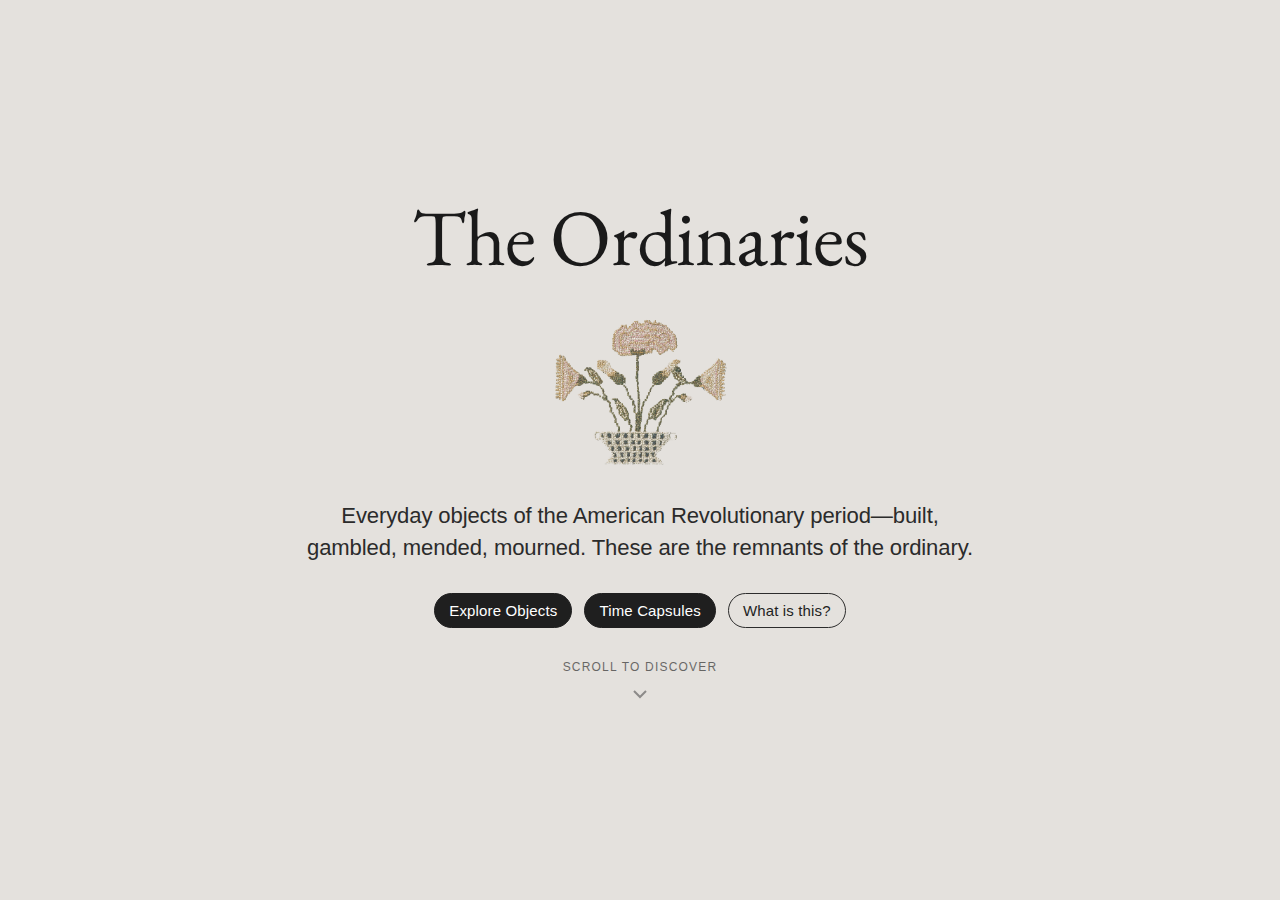
<file: index.html>
<!doctype html>
<html lang="en">
<head>
  <meta charset="utf-8" />
  <meta name="viewport" content="width=device-width, initial-scale=1" />
  <title>The Ordinaries</title>
  <link href="https://fonts.googleapis.com/css2?family=EB+Garamond:wght@500;700&display=swap" rel="stylesheet">
  <link rel="stylesheet" href="styles.css" />

  <!-- D3 for treemap -->
  <script src="https://d3js.org/d3.v7.min.js"></script>
</head>
<body>

  <!-- tooltip (kept outside scrollers so it can float everywhere) -->
  <div class="treemap-tooltip" id="treemap-tooltip" aria-hidden="true"></div>

  <!-- =========================
       SCROLL CONTAINER
       ========================= -->
  <div id="scrollContainer" class="prelude-scrolly-container">
    <div class="scrolly-track">

      <!-- sticky viewport that stays put while the track scrolls -->
      <div class="scrolly-viewport">
        <!-- background layer the JS toggles between plain and grid -->
        <div id="viewportBg" class="viewport-bg"></div>

        <!-- ===== HERO ===== -->
        <section class="hero-landing" id="heroSection" aria-label="Hero">
          <div class="hero-inner">
            <div class="hero-title-row">
              <h1 class="hero-title">The Ordinaries</h1>
              <div class="hero-image-wrap">
                <img src="assets/ordinaries.png" alt="Embroidered flowers" style="max-width:70%;margin:.5rem auto 1rem;opacity:.75">
              </div>
            </div>

            <p class="hero-subtitle">
              Everyday objects of the American Revolutionary period—built, gambled, mended, mourned.
              These are the remnants of the ordinary.
            </p>

            <!-- grouping all hero action buttons -->
            <div class="hero-actions">
              <button class="btn btn-dark" id="heroBtnObjects">Explore Objects</button>
              <a href="time-capsules.html" class="btn btn-dark" id="heroBtnTimeCapsules">Time Capsules</a>
              <button id="aboutBtn" class="btn btn-outline">What is this?</button>
            </div>

            <!-- scroll down indicator that takes you to first scene -->
            <button class="scroll-indicator" id="scrollIndicator" aria-label="Scroll to begin">
              <span class="scroll-text">Scroll to discover</span>
              <svg width="24" height="24" viewBox="0 0 24 24" fill="none" stroke="#525252" stroke-width="2" aria-hidden="true">
                <polyline points="6 9 12 15 18 9"></polyline>
              </svg>
            </button>
          </div>
        </section>

        <!-- Modal -->
<div id="aboutModal" class="modal" role="dialog" aria-modal="true"
     aria-labelledby="about-title" aria-describedby="about-desc" hidden>
  <div class="modal-backdrop" data-close></div>

  <div class="modal-card" role="document">
    <button class="modal-close" aria-label="Close" data-close>×</button>

    <div class="modal-body">
      <div class="modal-text">
        <h2 id="about-title">About this project</h2>
        <p id="about-desc"><em>The Ordinaries</em> examines the American Revolutionary era (1765–1783)
          through the material traces of everyday life, drawing on objects from the Smithsonian’s
          collections — from cooking pots and card games to stitched samplers and nursing bottles.</p>

        <div class="footer-meta">
          <span class="data-badge">
            Data source: <a href="https://www.si.edu/openaccess" target="_blank" rel="noopener">Smithsonian Open Access</a>
          </span>
        </div>
      </div>

      <figure class="modal-figure" aria-hidden="true">
        <img src="assets/ordinaries.png" alt="" role="presentation">
      </figure>
    </div>
  </div>
</div>
        <!-- creating an empty div used as the anchor for the first scrolling step -->
        <div id="firstStepAnchor"></div>

        <!-- creating the container where js will inject all scroll steps dynamically -->
        <div id="stepsContainer" aria-live="polite"></div>
      </div><!-- closing the scrolly-viewport -->

    </div><!-- closing the scrolly track -->
  </div><!-- closing the scrollContainer -->
  <!-- defining the up-arrow button that brings the user back to the top (JS toggles visibility) -->
  <button class="sticky-up-arrow" id="upArrow" aria-label="Scroll to top">
    <svg width="32" height="32" viewBox="0 0 24 24" fill="none" stroke="currentColor" stroke-width="2" aria-hidden="true">
      <polyline points="18 15 12 9 6 15"></polyline>
    </svg>
  </button>

  <!-- loading main javascript files after all html to ensure proper initialization -->
  <script src="app.js"></script>
  <script src="treemap.js"></script>
</body>
</html>
</file>
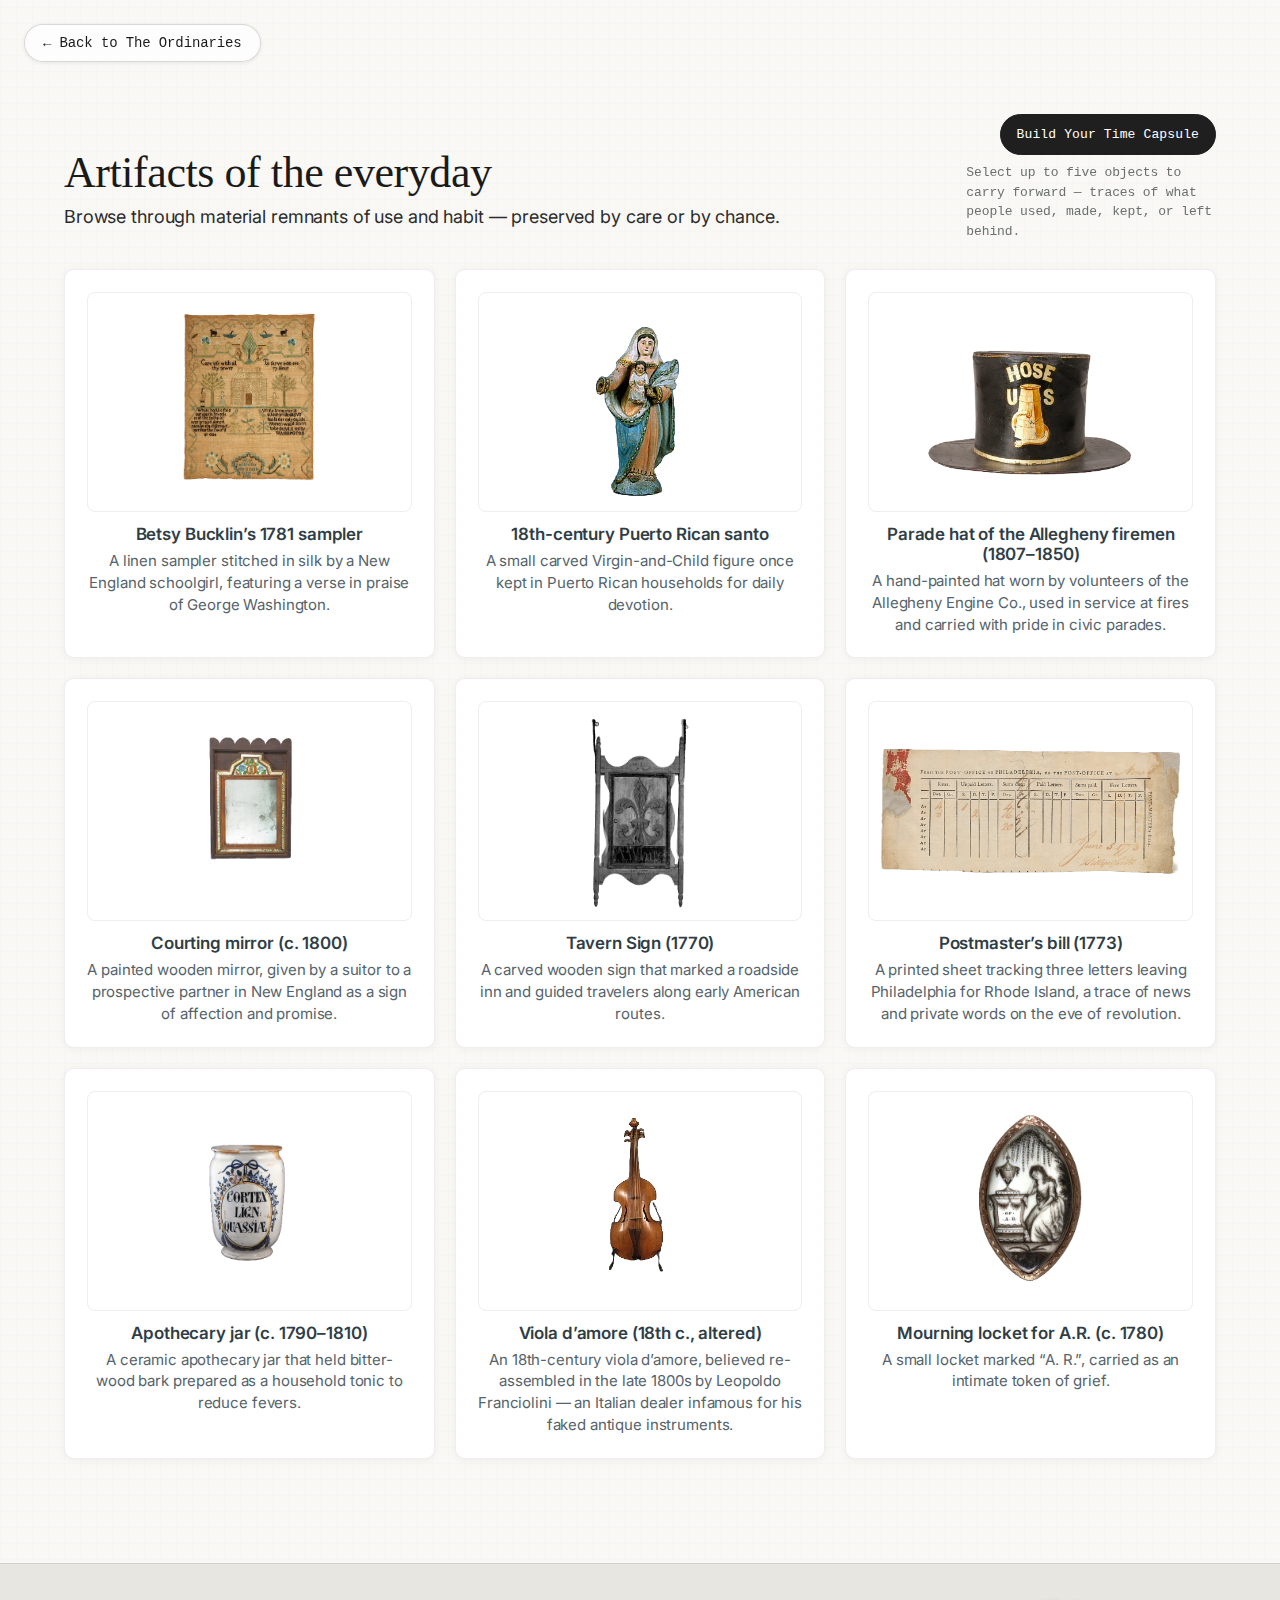
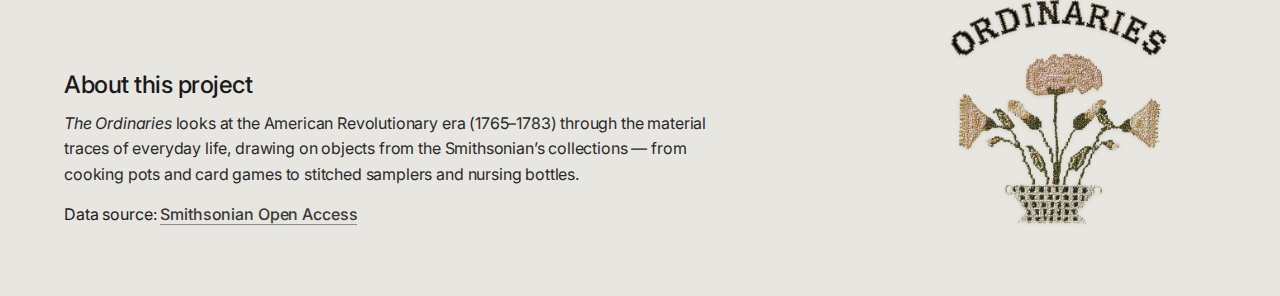
<file: time-capsules.html>
<!DOCTYPE html>
<html lang="en">
<head>
  <meta charset="utf-8" />
  <title>Time Capsule</title>
  <meta name="viewport" content="width=device-width, initial-scale=1" />
  <!-- Fonts (optional) -->
  <link href="https://fonts.googleapis.com/css2?family=Inter:wght@400;500;600;700&family=PT+Mono&display=swap" rel="stylesheet">
<link rel="stylesheet" href="styles.css">      <!-- main site styles (has footer) -->
<link rel="stylesheet" href="capsule.css">     <!-- time capsules page styles -->
  <!-- Load JS with defer so it runs after HTML is parsed -->
  <script src="./capsule.js" defer></script>
</head>
<header class="capsule-nav">
  <a class="nav-back" href="index.html">← Back to The Ordinaries</a>
</header>
<body>
  <div id="capsule-after-divider" aria-hidden="true"></div>

  <main class="viz-wrap">
    <section class="capsule-area" id="capsule-section">
      <div class="capsule-header-top">
        <div class="capsule-headings">
          <h2 class="section-title">Artifacts of the everyday</h2>
          <p class="capsule-subtitle">Browse through material remnants of use and habit — preserved by care or by chance.</p>
        </div>

        <div class="capsule-cta">
        <button type="button" class="btn capsule-start-btn" id="start-capsule-btn">
          Build Your Time Capsule
        </button>
          <p id="capsule-hint" class="capsule-hint">
            Select up to five objects to carry forward — traces of what people used, made, kept, or left behind.
          </p>
        </div>
      </div>

      <!-- Summary (hidden until 5 items selected) -->
      <section id="capsule-output" class="capsule-summary" hidden>
        <div class="capsule-header">
          <div>
            <p class="capsule-eyebrow">Your Time Capsule</p>
            <h3>Remnants of a Life</h3>
          </div>
          <div class="capsule-actions">
            <button type="button" class="btn-ghost" id="start-over-btn">✕ Close</button>
            <button type="button" class="btn-ghost" id="share-capsule-btn">Share</button>
          </div>

        </div>

        <div class="capsule-selected"></div>
        <hr class="divider">
        <div class="capsule-row">
          <p class="capsule-label">COLOR PALETTE</p>
          <div class="swatches">
            <div class="swatch" style="background-color:#8B5A2B;"></div>
            <div class="swatch" style="background-color:#3B4E58;"></div>
            <div class="swatch" style="background-color:#A39171;"></div>
            <div class="swatch" style="background-color:#6D6D6D;"></div>
            <div class="swatch" style="background-color:#E0D6C1;"></div>
          </div>
        </div>
        <!-- Origins row -->
        <div class="capsule-row">
        <p class="capsule-label">ORIGINS</p>
        <div class="chips">
            <span class="chip">France</span>
            <span class="chip">United Kingdom</span>
        </div>
        </div>

        <!-- Materials row -->
        <div class="capsule-row">
        <p class="capsule-label">MAIN MATERIALS</p>
        <div class="chips">
            <span class="chip">Silver</span>
            <span class="chip">Silk</span>
            <span class="chip">Wood</span>
        </div>
        </div>

        <!-- Uses / Actions row -->
        <div class="capsule-row">
        <p class="capsule-label">WHAT WERE THESE OBJECTS USED FOR?</p>
        <div class="chips">
            <span class="chip">Dressing &amp; Accessorizing</span>
            <span class="chip">Fighting &amp; Hunting</span>
            <span class="chip">Reading, Writing &amp; Recording</span>
        </div>
        </div>

      </section>

      <!-- GRID: you must have cards inside this div -->
      <div id="capsule-grid" class="capsule-grid">
        <!-- Card 1 -->
        <div class="card">
          <label class="card-select"><input class="card-check" type="checkbox" /></label>
          <img src="./cards/sampler.png"
               alt="Betsy Bucklin’s 1781 needlework sampler from Providence, with a house, floral borders, and stitched verse.">
          <h4 class="card-title">
            <a href="https://collections.si.edu/search/detail/edanmdm:nmah_1341531" target="_blank" rel="noopener">
              Betsy Bucklin’s 1781 sampler
            </a>
          </h4>
          <p class="card-text">
            A linen sampler stitched in silk by a New England schoolgirl, featuring a verse in praise of George Washington.
          </p>
        </div>

        <!-- Card 2 -->
        <div class="card">
          <label class="card-select"><input class="card-check" type="checkbox" /></label>
          <img src="./cards/unidentified-virgen.png"
               alt="Small carved wooden Virgin-and-Child santo from 18th-century Puerto Rico.">
          <h4 class="card-title">
            <a href="https://collections.si.edu/search/detail/edanmdm:nmah_1317029" target="_blank" rel="noopener"
               aria-label="Wooden Virgin-and-Child santo (18th-century Puerto Rico)">
              18th-century Puerto Rican santo
            </a>
          </h4>
          <p class="card-text">
            A small carved Virgin-and-Child figure once kept in Puerto Rican households for daily devotion.
          </p>
        </div>

        <!-- Card 3 -->
        <div class="card">
          <label class="card-select"><input class="card-check" type="checkbox" /></label>
          <img src="./cards/fire-hat.png"
               alt="Early-19th-century pressed-felt stovepipe parade hat painted red with a fire-company emblem.">
          <h4 class="card-title">
            <a href="https://collections.si.edu/search/detail/edanmdm:nmah_1318715" target="_blank" rel="noopener"
               aria-label="Parade hat of the Allegheny volunteer firemen (1807-1850)">
              Parade hat of the Allegheny firemen (1807–1850)
            </a>
          </h4>
          <p class="card-text">
            A hand-painted hat worn by volunteers of the Allegheny Engine Co., used in service at fires and carried with pride in civic parades.
          </p>
        </div>

        <!-- Card 4 -->
        <div class="card">
          <label class="card-select"><input class="card-check" type="checkbox" /></label>
          <img src="./cards/courting-mirror.png"
               alt="Early-19th-century courting mirror with painted crest and rectangular glass.">
          <h4 class="card-title">
            <a href="https://collections.si.edu/search/detail/edanmdm:nmah_308141" target="_blank" rel="noopener"
               aria-label="Courting mirror, New England, c. 1800">
              Courting mirror (c. 1800)
            </a>
          </h4>
          <p class="card-text">
            A painted wooden mirror, given by a suitor to a prospective partner in New England as a sign of affection and promise.
          </p>
        </div>

        <!-- Card 5 -->
        <div class="card">
          <label class="card-select"><input class="card-check" type="checkbox" /></label>
          <img src="./cards/tavern-sign.png"
               alt="Carved and painted wooden tavern sign with a fleur-de-lis, framed for hanging.">
          <h4 class="card-title">
            <a href="https://collections.si.edu/search/detail/edanmdm:nmah_661987" target="_blank" rel="noopener"
               aria-label="Tavern Sign, carved and painted wood, c. 1770">
              Tavern Sign (1770)
            </a>
          </h4>
          <p class="card-text">
            A carved wooden sign that marked a roadside inn and guided travelers along early American routes.
          </p>
        </div>

        <!-- Card 6 -->
        <div class="card">
          <label class="card-select"><input class="card-check" type="checkbox" /></label>
          <img src="./cards/postal.png"
               alt="Printed 1773 postmaster’s bill from the Philadelphia Post Office with columns and ink annotations.">
          <h4 class="card-title">
            <a href="https://collections.si.edu/search/detail/edanmdm:npm_2025.2004.9" target="_blank" rel="noopener"
               aria-label="Postmaster’s bill from the Philadelphia post office (1773)">
              Postmaster’s bill (1773)
            </a>
          </h4>
          <p class="card-text">
            A printed sheet tracking three letters leaving Philadelphia for Rhode Island, a trace of news and private words on the eve of revolution.
          </p>
        </div>

        <!-- Card 7 -->
        <div class="card">
          <label class="card-select"><input class="card-check" type="checkbox" /></label>
          <img src="./cards/drug-jar.png"
               alt="Late-18th-century ceramic apothecary jar labeled for quassia bark.">
          <h4 class="card-title">
            <a href="https://collections.si.edu/search/detail/edanmdm:nmah_994542" target="_blank" rel="noopener"
               aria-label="Apothecary jar for quassia bark, about 1790–1810">
              Apothecary jar (c. 1790–1810)
            </a>
          </h4>
          <p class="card-text">
            A ceramic apothecary jar that held bitter-wood bark prepared as a household tonic to reduce fevers.
          </p>
        </div>

        <!-- Card 8 -->
        <div class="card">
          <label class="card-select"><input class="card-check" type="checkbox" /></label>
          <img src="./cards/viola-damore.png"
               alt="Viola d’amore with dark varnish, carved head, and 19th-century alterations.">
          <h4 class="card-title">
            <a href="https://collections.si.edu/search/detail/edanmdm:nmah_605616" target="_blank" rel="noopener"
               aria-label="Viola d’amore (18th-century body, 19th-century alterations)">
              Viola d’amore (18th c., altered)
            </a>
          </h4>
          <p class="card-text">
            An 18th-century viola d’amore, believed re-assembled in the late 1800s by Leopoldo Franciolini — an Italian dealer infamous for his faked antique instruments.
          </p>
        </div>

        <!-- Card 9 -->
        <div class="card">
          <label class="card-select"><input class="card-check" type="checkbox" /></label>
          <img src="./cards/mourning-lock.png"
               alt="Oval mourning locket with watercolor miniature of a grieving figure beneath a willow tree beside a funerary urn.">
          <h4 class="card-title">
            <a href="https://collections.si.edu/search/detail/edanmdm:saam_1938.7.1" target="_blank" rel="noopener"
               aria-label="Mourning locket for A. R. (c. 1780)">
              Mourning locket for A.R. (c. 1780)
            </a>
          </h4>
          <p class="card-text">
            A small locket marked “A. R.”, carried as an intimate token of grief.
          </p>
        </div>
      </div>
    </section>
  </main>

<!-- =========================
     FOOTER (About / sources)
     ========================= -->
<footer id="about" class="site-footer" aria-labelledby="about-title">
  <div class="footer-inner">
    <div class="footer-text">
      <h2 id="about-title">About this project</h2>
      <p><em>The Ordinaries</em> looks at the American Revolutionary era (1765–1783) through the material traces of everyday life, 
        drawing on objects from the Smithsonian’s collections — from cooking pots and card games to stitched samplers and nursing bottles.</p>

      <div class="footer-meta">
        <span class="data-badge">
          Data source: <a href="https://www.si.edu/openaccess" target="_blank" rel="noopener">Smithsonian Open Access</a>
        </span>
      </div>
    </div>

    <figure class="footer-figure" aria-hidden="true">
      <!-- Make sure the path matches how it's referenced on the main page -->
      <img src="assets/flowers.png" alt="" role="presentation">
    </figure>
  </div>
</footer>

</body>
</html>
</file>
<file: styles.css>
/* ============================================================================
   BASE / TOKENS
   ===========================================================================*/
:root{
  --contentMaxW: 1200px;
}
* { margin:0; padding:0; box-sizing:border-box; }
html { font-size:16px; }
body {
  font-family:'Inter', -apple-system, BlinkMacSystemFont, 'Segoe UI', Helvetica, Arial, sans-serif;
  background:#f6f3ef; color:#23201d; overflow-x:hidden;
  -webkit-font-smoothing:antialiased; text-rendering:optimizeLegibility; letter-spacing:-0.008em;
}

/* ============================================================================
   SCROLL CONTAINER + TRACK
   ===========================================================================*/
/* main scroller */
.prelude-scrolly-container {
  height: 100vh;                         /* giving the inner scroller a full-viewport height */
  overflow: auto;                         /* enabling scroll inside this container (not the page) */
  overscroll-behavior-y: contain;         /* preventing page bounce when reaching top/bottom of inner scroller */
  overscroll-behavior-x: none;
  -webkit-overflow-scrolling: touch;      /* keeping momentum scrolling on iOS */
}
/* JS will compute an exact min-height based on segments; this gives a large default runway */
.scrolly-track { position:relative; min-height:700vh; } /* JS will set exact height */
.scrolly-viewport {
  position:sticky; top:0; height:100vh; display:flex; align-items:center; justify-content:center; z-index:5;
  /* making the viewport sticky so content “swaps” inside a fixed frame while the track scrolls behind it */
}
.viewport-bg { position:absolute; inset:0; background:#E8E6E1; z-index:-1; transition:background .6s ease; pointer-events:none; }
/* overall viewport background for the grid scenes */
.viewport-bg.grid-bg {
  background-color: #f9f8f5;
  background-image:
    /* drawing horizontal lines: a 1px tinted line every 16px */
    repeating-linear-gradient(
      0deg,
      rgba(180,200,230,0.05) 0px,
      rgba(180,200,230,0.05) 1px,
      transparent 1px,
      transparent 16px
    ),
    /* drawing vertical lines: a 1px tinted line every 16px */
    repeating-linear-gradient(
      90deg,
      rgba(180,200,230,0.05) 0px,
      rgba(180,200,230,0.05) 1px,
      transparent 1px,
      transparent 16px
    );
}

/* ============================================================================
   HERO (visible only in 'hero' segment; JS toggles .hidden)
   ===========================================================================*/
.hero-landing{
  position:absolute; width:100%; min-height:100vh;
  display:flex; flex-direction:column; align-items:center; justify-content:center; gap:clamp(12px,2vh,28px);
  background:#E4E1DD; transition:opacity .6s ease;
  /* layering the hero on top of the sticky viewport content and letting it fade out when scrolly starts */
}
.hero-landing.hidden{ opacity:0; pointer-events:none; }
.hero-inner{ width:100%; max-width:720px; padding:0 14px; text-align:center; margin:0 auto; display:flex; flex-direction:column; align-items:center; }
.hero-title-row{ display:flex; flex-direction:column; align-items:center; gap:.15em; margin-bottom:12px; max-width:640px; margin-inline:auto; }
.hero-title {
  font-family: 'EB Garamond', Garamond, serif;
  font-weight: 400;
  font-size: clamp(58px, 7vw, 80px);      /* scaling headline responsively but bounding it with clamp(min, preferred, max) */
  line-height: 1.08;
  letter-spacing: -0.01em;
  color: #1a1a1a;
  margin-bottom: 0.8rem;
  cursor: default;
}
.hero-subtitle {
  margin: .2rem auto 1.4rem;
  max-width: 56ch;                       /* keeping readable line length */
  font-size: clamp(1.22rem, 2vw, 1.38rem);
  line-height: 1.45;
  color: #2b2b2b;
}
.scroll-indicator {
  margin-top: 2rem;
  display: flex;
  flex-direction: column;                 /* stacking “scroll” label above chevron */
  align-items: center;
  gap: 8px;
  opacity: .6;
  cursor: pointer;
  transition: opacity .2s ease;
  border: 0;
  background: none;
}
.scroll-indicator:hover { opacity: 1; }
.scroll-text {
  font-size: 12px;
  text-transform: uppercase;
  letter-spacing: .1em;
  color: #131313;
}

/* === HERO actions (buttons under subtitle) === */
.hero-actions{
  display:flex;
  gap:12px;
  align-items:center;
  justify-content:center;
  margin-top:.4rem;
  flex-wrap:wrap;                          /* allowing wrap so buttons don’t overflow on small widths */
}
.btn{
  appearance:none;
  border-radius:999px;                      /* forcing pill shape regardless of height */
  padding:8px 14px;
  font-size:15px;
  letter-spacing:.01em;
  cursor:pointer;
  border:1px solid transparent;
  transition:transform .06s ease, box-shadow .2s ease, background .2s ease, color .2s ease, border-color .2s ease;
}
.btn-dark{ background:#1f1f1f; color:#fff; border-color:#1f1f1f; text-decoration: none;}
.btn-dark:hover{ transform:translateY(-1px); }  /* giving a tiny hover lift */
.btn-outline{ background:transparent; color:#1f1f1f; border-color:#2c2c2c; }
.btn-outline:hover{ background:#1f1f1f; color:#fff; }
/* disabled state */
.btn[aria-disabled="true"], .btn:disabled{ opacity:.55; cursor:default; pointer-events:none; }

/* ============================================================================
   STEP WRAPPER + CARDS
   ===========================================================================*/
.scrolly-step{
  position:absolute; inset:0; display:flex; align-items:center; justify-content:center; padding:0 24px;
  opacity:0; transition:opacity .6s ease; pointer-events:none;
  /* laying each step full-viewport and using opacity to swap; pointer-events ensures hidden steps don’t eat clicks */
}
.scrolly-step.active{ opacity:1; pointer-events:auto; }

.prelude-card{
  position:relative; background:#fff; border-radius:8px; max-width:52ch;
  box-shadow:0 2px 12px rgba(0,0,0,.07); border:1px solid #eceae7; padding:38px 36px;
  display:flex; flex-direction:column; align-items:center; text-align:center; transition:opacity .6s ease;
}
.prelude-card p{ font-size:18px; line-height:1.65; color:#2f2f2f; letter-spacing:-.01em; }
.card-image{ height:100px; width:auto; opacity:.7; margin-top:2em; display:block; }

/* ============================================================================
   SAMPLER INTRO (image trio + text)
   ===========================================================================*/
/* lowering the whole sampler-intro scene to sit slightly below center */
.sampler-intro-step {
  display: flex;
  flex-direction: column;
  align-items: center;
  justify-content: flex-start;

  /* pushing content slightly lower so the gallery sits in a more balanced position */
  margin-top: 6vh;
  gap: 3vh;
}

/* ensuring the intro text card doesn’t hug the top edge */
.sampler-intro-card {
  margin-bottom: 10vh;
}

.sampler-gallery{ display:flex; gap:24px; align-items:center; justify-content:center; flex-wrap:wrap; transform:translateY(-8vh); }
.sampler-item{ opacity:0; transform:scale(.8); transition:opacity .6s ease, transform .6s ease; }
.sampler-item.visible{ opacity:1; transform:scale(1); }
.sampler-item img{ height:clamp(420px,52vh,580px); width:auto; object-fit:contain; display:block; filter:drop-shadow(0 2px 8px rgba(0,0,0,.1)); }

/* ============================================================================
   COMPARTMENT (big image + label + progress)
   ===========================================================================*/
.compartment-container{
  position:absolute; width:100%; height:100%; display:flex; align-items:center; justify-content:center; gap:40px; padding:0 24px; max-width:1400px;
  /* pinning the whole scene to the viewport so the cross-fade behaves like a single-page view */
}
.sampler-viewport{
  flex:1; height:85vh; display:flex; align-items:center; justify-content:center; overflow:hidden; background:#f6f3ef; border-radius:4px; position:relative;
}
.viewport-image{
  position:absolute; inset:0; display:flex; align-items:center; justify-content:center; opacity:0; transition:opacity .45s ease;
  /* stacking each image in the same spot and fading between them via opacity */
}
/* rendering images slightly larger than the viewport to reduce letterboxing */
.viewport-image img{
  width:auto;
  height:100%;
  max-width:none;
  max-height:none;
  object-fit:contain;
}
.viewport-label{
  position:absolute; bottom:20px; left:50%; transform:translateX(-50%); /* centering horizontally by shifting back half width */
  padding:8px 16px; background:rgba(255,255,255,.9); border-radius:20px;
  font-size:13px; font-weight:500; letter-spacing:.05em; text-transform:uppercase; color:#2a2a2a; pointer-events:none;
}
.compartment-card{ flex:0 0 400px; max-width:400px; }
.progress-bar{ margin-top:24px; width:100%; height:2px; background:#e0e0e0; border-radius:1px; overflow:hidden; }
.progress-fill{ height:100%; background:#bbb9b9; width:0%; transition:width .1s linear; }

/* image-level arrows INSIDE the sampler viewport */
.img-arrow{
  position:absolute; top:50%; transform:translateY(-50%); /* anchoring at 50% and pulling up by half height for true vertical centering */
  width:42px; height:42px; border-radius:999px;
  border:1px solid #d0d0d0; background:rgba(255,255,255,.9);
  color:#1f1f1f; font-size:20px; display:grid; place-items:center;
  cursor:pointer; opacity:.7; transition:opacity .2s, transform .2s; z-index:5;
}
.img-arrow:hover{ opacity:1; transform:translateY(-50%) scale(1.03); }
.img-arrow-left{ left:12px; }
.img-arrow-right{ right:12px; }
@media (max-width:520px){ .img-arrow{ display:none; } }

/* ============================================================================
   OBJECT GRID (7 columns × 3 rows) + subtle selector
   ===========================================================================*/

/* wrapper governs width for both the card and the grid; sizing columns by tokens */
.object-grid-step .grid-wrapper{
  position: relative;
  /* tile sizing tokens */
  --tileMin: 110px;
  --tileMax: 160px;
  --gap: 10px;

  /* calculating max width for 7 columns + 6 gaps; then limiting by viewport */
  max-width: calc(7 * var(--tileMax) + 6 * var(--gap));
  width: min(94vw, calc(7 * var(--tileMax) + 6 * var(--gap)));
  margin: 0 auto 28px;
  display: grid;
  grid-template-rows: auto 1fr;   /* card then grid */
  row-gap: 14px;
}

/* aligning the text card to the same width as the grid */
.object-grid-card{
  margin: 0;
  border-radius: 10px;
}

/* building a 7×3 square-tile grid; allow dense packing for consistent rows */
#imageGrid{
  display: grid;
  grid-template-columns: repeat(7, minmax(var(--tileMin), var(--tileMax)));
  gap: var(--gap);
  grid-auto-flow: row dense;           /* preventing odd gaps if some tiles are missing */
}
.grid-item{
  aspect-ratio: 1 / 1;                 /* keeping tiles perfectly square regardless of content */
  border-radius: 8px;
  overflow: hidden;
  display:flex; align-items:center; justify-content:center;
}
.grid-item img{ width:100%; height:100%; object-fit:contain; display:block; transition:transform .15s ease; }
.grid-item img:hover{ transform:scale(1.04); }

/* safety cap: ensuring we never show more than 21 tiles (7×3) */
#imageGrid > :nth-child(n+22){ display:none; }

/* ============================================================================
   CATEGORY SELECTOR (vertical list of buttons to filter grid)
   ============================================================================ */
.category-selector {
  position: absolute;
  top: 120px;                    /* aligning vertically with the text card */
  right: -8rem;                  /* tucking the list slightly outside to the right of the grid */
  display: flex;
  flex-direction: column;
  gap: 6px;

  background: none; border: none; box-shadow: none; padding: 0; min-width: auto;
}

.category-btn {
  all: unset;                   /* removing default button styles (border, background, etc.) */
  cursor: pointer;
  font-family: 'Inter', sans-serif;
  font-size: 14px;
  color: #4b4743;
  padding: 4px 6px;
  letter-spacing: -0.01em;
  transition: color .2s ease, transform .15s ease;
}

.category-btn:hover {
  color: #000;
  transform: translateX(2px);   /* nudging right on hover for a tactile feel */
}

.category-btn.active {
  color: #000;
  font-weight: 500;
  border-left: 1px solid #000;  /* minimal active indicator line */
  padding-left: 8px;            /* spacing to make room for the indicator */
}

/* toning down further on small screens and moving selector inside the flow */
@media (max-width: 900px) {
  .category-selector {
    right: 1rem;
    top: 60px;
  }
  .category-btn {
    font-size: 13px;
  }
}


/* mobile: stacking layout and reducing columns */
.object-grid-step{ gap:10px; padding:0 12px; }
@media (max-width: 980px){
  .object-grid-step .grid-wrapper{
    --tileMax: 120px;
    width: 94vw;
  }
  .category-selector{
    position: static;           /* letting buttons sit above the grid on small screens */
    margin-top: 8px;
    align-self: start;
  }
  #imageGrid{
    grid-template-columns: repeat(3, minmax(var(--tileMin), 1fr)); /* collapsing to 3 columns on narrow widths */
  }
  #imageGrid > :nth-child(n+22){ display:none; } /* still capping at 21 */
}

.image-grid{margin-top: 54px;}


/* grid tooltip */
/* tooltip (subtle, editorial; positioned globally by js near the cursor) */
#gridTooltip{
  position: fixed;              /* following cursor regardless of which container scrolls */
  display: none;
  pointer-events: none;
  max-width: 280px;
  padding: 12px 14px;
  border-radius: 10px;

  background: rgba(32, 33, 34, .92);     /* charcoal with high contrast against page */
  color: #F6F3EF;                        /* matching page ivory tint */
  border: 1px solid rgba(255,255,255,.08);
  box-shadow: 0 8px 24px rgba(0,0,0,.24);
  z-index: 99999;

  font-family: "Inter", -apple-system, BlinkMacSystemFont, sans-serif;
  font-size: 12.5px;
  line-height: 1.4;
  letter-spacing: -0.005em;
}

#gridTooltip .tt-title{
  font-family: "EB Garamond", Garamond, serif;
  font-size: 16px;
  letter-spacing: -0.01em;
  color: #fff;
  margin: 0 0 4px;
}

#gridTooltip .tt-title a{
  color: inherit;
  text-decoration: none;
}
#gridTooltip .tt-title a:hover{ border-bottom-color: #fff; }

#gridTooltip .tt-row{
  opacity: .92;
  margin-top: 2px;
}



/* ============================================================================
   STICKY UP ARROW
   ===========================================================================*/
.sticky-up-arrow{
  position:fixed; right:32px; bottom:32px; z-index:1000; display:flex; align-items:center; justify-content:center;
  border:2px solid #d0d0d0; background:rgba(248,248,247,.75); border-radius:50%; width:54px; height:54px;
  padding:10px; cursor:pointer; color:#1d2328; font-size:32px; opacity:0; pointer-events:none; transition:all .3s ease; box-shadow:0 2px 12px rgba(0,0,0,.07);
  /* pinning the control to the viewport corner and hiding it until scroll threshold is passed */
}
.sticky-up-arrow.visible{ opacity:.7; pointer-events:auto; }
.sticky-up-arrow:hover{ opacity:1; transform:translateY(-2px); }

/* ============================================================================
   FOOTER (About)
   ===========================================================================*/
.site-footer{
  background:#E4E1DD; border-top:1px solid #d0d0d0; margin-top:0;
}
.footer-inner{
  max-width:min(92rem, 92vw); margin: 20px auto; padding:48px 24px 72px;
  display:grid; grid-template-columns:1.2fr .8fr; gap:32px; align-items:end;
}
.footer-text h2{
  margin:0 0 12px; font-family:"Inter", -apple-system, BlinkMacSystemFont, sans-serif;
  font-weight:500; font-size:24px; color:#1a1a1a; letter-spacing:-.02em;
}
.footer-text p{
  margin:0 0 16px; max-width:65ch; color:#2a2a2a; font-weight:400; letter-spacing:-.01em; line-height:1.6;
}
.footer-meta{ margin-top:8px; }
.footer-text a{
  color:#3a3a3a; text-decoration:none; border-bottom:1px solid #8a8a8a; transition:all .2s ease; font-weight:500;
}
.footer-text a:hover{ color:#1a1a1a; border-bottom-color:#1a1a1a; }
.footer-figure{ margin:-40px 0 0; display:flex; justify-content:flex-end; align-items:flex-end; }
.footer-figure img{
  width:100%; height:auto; max-width:clamp(220px, 26vw, 360px); max-height:clamp(130px, 22vh, 260px);
  object-fit:contain; filter:drop-shadow(0 1px 2px rgba(0,0,0,.08));
}
@media (max-width:900px){
  .footer-inner{ grid-template-columns:1fr; }
  .footer-figure{ justify-content:center; margin-top:8px; }
  .footer-figure img{ max-width:clamp(220px, 60vw, 360px); max-height:240px; }
}

/* ============================================================================
   TREEMAP: responsive stage + SVG + tooltip
   ===========================================================================*/

/* the sticky viewport already sits at top:0; this layer stacks treemap content inside it */
.treemap-layer{
  position:absolute; inset:0;
  display:flex; flex-direction:column;
  background:#f6f3ef; /* matching page background for seamless look */
  z-index: 3;
}

/* hiding the treemap layer completely when not active so it doesn’t interfere with focus or hit-testing */
.treemap-layer[hidden]{ display:none !important; }

/* when treemap is visible, hiding normal step content if applicable */
.scrolly-viewport.show-treemap .steps-layer{ display:none; }



.treemap-section { position: relative; z-index: 20; }

/* making the treemap section sticky so users can interact without accidental page scroll */
.treemap-viewport{
  position: sticky;
  top: 0;
  height: 100vh;
  display: flex;
  flex-direction: column;
}

/* anchor for scroll-margin if you need precise “snap” positions (kept 0 here) */
#treemap-top {
  scroll-margin-top: 0px; /* no offset; aligning exactly with top */
}

/* compact control row above treemap */
.treemap-controls{
  display: flex;
  gap: 10px;
  align-items: center;
  margin: 6px 0 10px;
}
@media (max-width: 720px){
  .treemap-controls{ flex-wrap: wrap; }
}

/* chip showing current zoom path; dashed border gives a stitched vibe */
.zoom-card{
  display: inline-block;
  padding: 8px 12px;
  background: #efece4;
  color: #2f3e46;
  border: 1px dashed rgba(47,62,70,.35);
  border-radius: 3px;
  font-family: "PT Mono", ui-monospace, Menlo, Consolas, monospace;
  font-size: 13px;
}
.zoom-title{ white-space: nowrap; }

/* back button to reset zoom */
.back-to-all{
  padding: 10px 12px;
  border-radius: 999px;
  background: #323435;
  color: #fff;
  font-family: "PT Mono", ui-monospace, Menlo, Consolas, monospace;
  letter-spacing: .2px;
  font-size: 13px;
  cursor: pointer;
  border: none;
  box-shadow: 0 2px 3px rgba(0,0,0,.08);
}
.back-to-all:hover{ filter: brightness(1.1); }

/* toggling an inert state in js via .is-ghost */
.is-ghost{ visibility: hidden; opacity: 0; pointer-events: none; }

/* the treemap visual container fills the sticky viewport; details panel positions relative to this */
.treemap-stage {
  position: relative;
  width: 100%;
  display: block;
  margin: 0;
  padding: 0;
  box-sizing: border-box;
  overflow: visible;

  /* letting the stage expand to fill remaining viewport height in the sticky column */
  flex: 1 1 auto;
  min-height: 0;
}

/* keeping D3’s original aspect ratio while still ensuring a minimum footprint */
#step-treemap .treemap-stage {
  aspect-ratio: 1000 / 520;
  height: auto !important;
  min-height: 520px;
}


/* svg stretches to the stage size set above */
#treemap-svg.treemap {
  display: block;
  width: 100%;
  height: 100%;
  box-sizing: border-box;
}

/* global treemap tooltip following the pointer (outside scroller) */
.treemap-tooltip{
  position: fixed;
  display: none;
  pointer-events: none;
  max-width: 320px;
  padding: 14px 16px;
  border-radius: 10px;
  background: #303537;
  color: #F8F8F8;
  box-shadow: 0 6px 20px rgba(0,0,0,.45);
  font-family: "PT Mono", ui-monospace, Menlo, Consolas, monospace;
  font-size: 12px;
  line-height: 1.35;
  z-index: 99999;
}

/* labels rendered via foreignObject inside the svg */
.family-labels-html{
  font-family: "Inter", -apple-system, BlinkMacSystemFont, sans-serif;
  font-size: clamp(8px, 0.7vw, 10px);
  color: #181818;
  white-space: normal;
  pointer-events: none;
  background: rgba(255, 255, 255, 0.80);
  padding: 2px 5px;
  border-radius: 3px;
  display: inline-block;
  border: 1px solid rgba(42, 42, 42, 0.1);
  font-weight: 300;
  letter-spacing: -0.005em;
  backdrop-filter: blur(2px);
}
.leaf-html{
  font-family: "Inter", -apple-system, BlinkMacSystemFont, sans-serif;
  font-size: clamp(7px, 0.6vw, 9px);
  line-height: 1.2;
  color: #ffffff;
  pointer-events: none;
  overflow: hidden;
  text-overflow: ellipsis;
  font-weight: 300;
  letter-spacing: -0.005em;
  opacity: 1;
}
.leaf-fo{ pointer-events: none; }

@media (max-width: 780px){
  .family-labels-html { 
    font-size: 9px;
    font-weight: 400;
  }
  .leaf-html { 
    font-size: 0;
    opacity: 0;
  }
  /* showing leaf labels only on tap for small screens to reduce clutter */
  .leaf-fo:active .leaf-html,
  .leaf-fo.touched .leaf-html { 
    font-size: 8px;
    opacity: 1;
    line-height: 1.2;
  }
}

/* giving a minimum treemap height on small devices */
@media (max-width: 820px) {
  .treemap-stage { min-height: 45vh; }
}

/* ============================================================================
   DETAILS PANEL (overlay that matches the SVG footprint)
   ===========================================================================*/
#details.details-panel{
  position: absolute; top: 0; left: 0; right: 0; bottom: 0;
  margin: 0; padding: 0; overflow-y: auto;
  background: linear-gradient(180deg, #faf8f5 0%, #f6f3ef 100%);
  border: 1px solid rgba(139, 115, 85, 0.2);
  box-sizing: border-box;
  /* covering the treemap stage exactly so the panel and svg share boundaries */
}
.details-header{
  position: sticky; top: 0;                 /* keeping header controls visible while list scrolls */
  display: flex; align-items: center; justify-content: space-between;
  padding: 18px 20px; margin: 0;
  background: linear-gradient(180deg, #f8f6f1 0%, #f3f0eb 100%);
  border-bottom: 1px solid rgba(139, 115, 85, 0.15);
  box-shadow: 0 1px 2px rgba(139, 115, 85, 0.08);
  z-index: 20;
}
.details-close{
  background: none; border: none; margin: 0; padding: 6px 10px;
  font-size: 24px; line-height: 1; cursor: pointer; color: #666; border-radius: 4px; transition: background-color 0.15s ease;
}
.details-close:hover{ background-color: #f0f0f0; }
.details-title{
  margin: 0; font-weight: 600; font-size: 20px; color: #3a2e20; letter-spacing: -0.02em;
}
.details-subtitle{
  position: sticky; top: 68px;             /* keeping the group label visible just below header */
  margin: 0; padding: 10px 16px;
  background: linear-gradient(180deg, #f3f0eb 0%, #ede9e2 100%);
  color: #5a4a35; font-size: 14px; font-weight: 500; border-bottom: 1px solid rgba(139, 115, 85, 0.2);
  z-index: 15;
}
.details-list{ margin: 0; padding: 8px 16px 16px 16px; list-style: none; }
.details-item{
  display: flex; align-items: center; gap: 10px;
  padding: 10px 0; border-bottom: 1px dashed #9a9a91;
}
.details-thumb{
  width: 100px; height: 100px; object-fit: cover; border-radius: 3px; flex: 0 0 auto; box-shadow: 0 1px 2px rgba(0,0,0,.12);
  transition: opacity .25s ease; display: block; margin-right: 20px;
}
.details-placeholder{
  width: 100px; height: 100px; flex-shrink: 0; margin-right: 20px;
  background: linear-gradient(135deg, #f8f6f1 0%, #f3f0eb 50%, #ede9e2 100%);
  background-image: 
    radial-gradient(circle at 25% 25%, rgba(139, 115, 85, 0.03) 1px, transparent 1px),
    radial-gradient(circle at 75% 75%, rgba(139, 115, 85, 0.02) 1px, transparent 1px),
    radial-gradient(circle at 50% 0%, rgba(139, 115, 85, 0.01) 1px, transparent 1px);
  background-size: 20px 20px, 30px 30px, 40px 40px;
  border-radius: 3px; 
  display: flex; align-items: center; justify-content: center; 
  color: rgba(139, 115, 85, 0.6);
  transition: background-color 0.2s;
  border: 1px solid rgba(139, 115, 85, 0.25);
}
.details-placeholder svg { width: 32px; height: 32px; }

/* making the treemap step fill a generous area inside the sticky viewport */
#step-treemap .viz-wrap{
  width: min(1400px, 98vw);
  margin: 0 auto;
  padding: 0 12px;
}

.treemap-section .treemap-stage{
  height: clamp(520px, 66vh, 820px);
  min-height: 620px;   /* providing a safety minimum for short viewports */
}

#treemap-svg.treemap{
  width: 100%;
  height: 100%;  /* filling the stage size defined above */
}

/* giving a little extra height on tall desktop screens */
@media (min-height: 950px){
  #step-treemap .treemap-stage{ height: 72vh; }
}


/* treemap heading hierarchy (garamond title + editorial hints) */
.section-title{
  font-family: "EB Garamond", Garamond, serif;
  font-weight: 500;
  font-size: clamp(34px, 4vw, 44px);
  line-height: 1.12;
  color: #0a0a0a;
  letter-spacing: -0.01em;
  margin: 0 0 6px 0;
}

.viz-hint{
  font-family: "Inter", -apple-system, BlinkMacSystemFont, "Segoe UI", Helvetica, Arial, sans-serif;
  font-size: clamp(16px, 2.2vw, 20px);
  font-weight: 400;
  color: #525252;
  letter-spacing: -0.005em;
  margin: 10px 0 6px;
}

.viz-hint-small{
  font-family: "Inter", -apple-system, BlinkMacSystemFont, "Segoe UI", Helvetica, Arial, sans-serif;
  font-size: clamp(13px, 1.8vw, 15px);
  font-weight: 400;
  color: #6a6a6a;
  letter-spacing: -0.005em;
  margin: 0 0 16px;
}
</file>
<file: capsule.css>
/* ============================================================================
   The Ordinaries — Time Capsules (Annex)
   Visual system harmonized with main scrolly
   ===========================================================================*/

/* =============== TOKENS =================================================== */
:root{
  --contentMaxW: 1200px;

  /* color system (aligned to scrolly) */
  --bg:            #f9f8f5;               /* a touch lighter than #f6f3ef */
  --ink:           #23201d;
  --ink-2:         #2f2f2f;
  --muted:         #6a6a6a;
  --panel:         #ffffff;
  --panelBorder:   #eee;                   /* softened from #eceae7 */
  --panelShadow:   0 1px 8px rgba(0,0,0,.05);
  --chipBg:        #f0ece4;
  --chipBorder:    rgba(47,62,70,.45);

  /* accents */
  --line:          #e8e2d9;
  --outline:       #bdb7ad;

  /* sizing */
  --radius:        10px;
  --radius-lg:     12px;

  /* images */
  --cardImgH:      clamp(160px, 22vw, 220px);
  --thumbSize:     clamp(120px, 18vw, 220px);
}

/* =============== BASE + BACKGROUND GRID ================================== */
*{ box-sizing:border-box; margin:0; padding:0; }
html{ font-size:16px; }

body{
  font-family:'Inter', -apple-system, BlinkMacSystemFont, 'Segoe UI', Helvetica, Arial, sans-serif;
  background:var(--bg);
  color:var(--ink);
  -webkit-font-smoothing:antialiased;
  text-rendering:optimizeLegibility;
  letter-spacing:-0.008em;

  /* subtle grid-paper like the scrolly viewport (toned down) */
  background-image:
    repeating-linear-gradient(0deg, rgba(180,200,230,.05) 0px, rgba(180,200,230,.05) 1px, transparent 1px, transparent 16px),
    repeating-linear-gradient(90deg, rgba(180,200,230,.05) 0px, rgba(180,200,230,.05) 1px, transparent 1px, transparent 16px);
}

/* page width matches scrolly cards */
.viz-wrap{ max-width:var(--contentMaxW); margin:0 auto; padding:0 24px 48px; }

/* =============== TYPOGRAPHY ============================================== */
.serif-title, .section-title, .capsule-summary h3{
  font-family:'EB Garamond', Garamond, serif;
  font-weight:400;
  letter-spacing:-0.01em;
  color:#1a1a1a;
}

.section-title{
  font-size:clamp(32px, 4vw, 44px);
  line-height:1.12;
  margin:34px 0 6px;
  font-weight:500;
}

.capsule-subtitle{
  font-size:18px;
  line-height:1.5;
  color:#2b2b2b;
}

/* =============== BUTTONS (shared look) =================================== */
.btn, .btn-ghost{
  appearance:none;
  border-radius:999px;
  padding:10px 16px;
  font-size:14px;
  letter-spacing:.01em;
  cursor:pointer;
  transition:transform .06s ease, box-shadow .2s ease, background .2s ease, color .2s ease, border-color .2s ease;
}

/* Primary dark pill */
.btn{
  background:#1f1f1f;
  color:#fff;
  border:1px solid #1f1f1f;
}
.btn:hover{ transform:translateY(-1px); }

/* Ghost / outline (matches scrolly) */
.btn-ghost{
  background:transparent;
  color:#2f3e46;
  border:1px solid var(--outline);
}
.btn-ghost:hover{ background:#f0ece4; }

/* =============== HEADER STRIP (title + CTA) ============================== */
.capsule-header-top{
  display:grid;
  grid-template-columns:1fr auto;
  gap:1.25rem;
  align-items:start;
  padding-top:40px;
  margin-bottom:.3rem;
}
.capsule-cta{
  display:flex; flex-direction:column; align-items:flex-end; gap:.5rem;
}
/* Start button minor overrides */
.capsule-start-btn{
  font-family:"PT Mono", ui-monospace, Menlo, Consolas, monospace;
  font-size:13px;
  padding:12px 16px;
}

.capsule-hint{
  max-width:32ch;
  font: 13px/1.5 "PT Mono", ui-monospace, Menlo, Consolas, monospace;
  color:#5c625f;
  opacity:.9;
}
@media (max-width:820px){
  .capsule-header-top{ grid-template-columns:1fr; }
  .capsule-cta{ align-items:flex-start; }
}

/* =============== PROMINENT BACK LINK ===================================== */
.nav-back{
  display:inline-flex;
  align-items:center;
  gap:8px;
  margin:24px 0 12px 24px;
  padding:10px 18px;
  font-family:"PT Mono", monospace;
  font-size:14px;
  color:#1a1a1a;
  text-decoration:none;
  border:1px solid rgba(0,0,0,.15);
  border-radius:999px;
  background:rgba(255,255,255,.75);
  backdrop-filter:blur(4px);
  box-shadow:0 1px 4px rgba(0,0,0,.08);
  transition:all .2s ease;
}
.nav-back:hover{
  color:#fff;
  background:#2f3e46;
  border-color:#2f3e46;
  transform:translateY(-1px);
}
@media (max-width:700px){
  .nav-back{
    margin:16px auto 12px;
    display:block;
    text-align:center;
  }
}

/* =============== GRID OF CARDS =========================================== */
.capsule-grid{
  display:grid;
  grid-template-columns:repeat(auto-fill, minmax(280px,1fr));
  gap:20px;
  margin-top:28px;
}

/* Card = "prelude-card" sibling */
.card{
  background:var(--panel);
  border-radius:var(--radius);
  border:1px solid var(--panelBorder);
  box-shadow:var(--panelShadow);
  padding:22px;
  text-align:center;
  position:relative;
  transition:transform .12s ease, box-shadow .2s ease, border-color .2s ease;
}
.card:hover{
  transform:translateY(-1px);
  box-shadow:0 4px 16px rgba(0,0,0,.08);
  border-color:#e7e3de;
}

/* Card image — neutral frame like scrolly images */
.card img{
  display:block;
  width:100%;
  height:var(--cardImgH);
  object-fit:contain;
  background:#fff;
  border:1px solid var(--panelBorder);
  border-radius:8px;
  padding:10px;
  margin-bottom:12px;
}

/* Title + link */
.card-title{
  margin:0 0 6px;
  font-weight:600;
  font-size:17px;
  color:#2F3E46;
}
.card-title a{ color:inherit; text-decoration:none; }
.card-title a:hover{ text-decoration:underline; }

/* Description */
.card-text{
  margin:0;
  font-size:15px;
  color:#56636a;
  line-height:1.45;
}

/* Select chip (revealed in .capsule-mode) */
.card .card-select{
  position:absolute; top:8px; left:8px;
  border:1px dashed #dcd7cd;
  background:rgba(255,255,255,.9);
  padding:4px;
  border-radius:8px;
  opacity:0; transition:opacity .25s ease;
}
.capsule-mode .card .card-select{ opacity:1; }

/* Checkbox (pointer cursor) */
.card .card-check{
  width: 24px;          /* was 26px */
  height: 24px;         /* was 26px */
  aspect-ratio: 1 / 1;  /* enforce square */
  box-sizing: border-box;
  accent-color: #a9a9a9;
  cursor: pointer;
}

/* Selected state */
.card.selected{ border-color:#2f3e46; }

/* =============== SUMMARY PANEL (more breathing room) ===================== */
.capsule-summary{
  margin-top:42px;                 /* extra separation from grid */
  padding:36px 40px 40px;          /* comfortable interior padding */
  border:1px solid var(--panelBorder);
  border-radius:14px;
  background:var(--panel);
  box-shadow:0 3px 14px rgba(0,0,0,.06);
}
.capsule-header{
  display:flex; justify-content:space-between; align-items:center;
}
.capsule-eyebrow{
  font:600 12px/1.1 "PT Mono", ui-monospace, Menlo, Consolas, monospace;
  text-transform:uppercase; color:#6a737a;
  margin-bottom:.25rem;
}
.capsule-summary h3{
  margin:.15rem 0 .6rem;           /* clearer title → content spacing */
  font-size:clamp(22px, 2.1vw, 26px);
  color:#1a1a1a;
}

/* Divider */
.divider{
  height:1px; background:var(--line); border:0; margin:18px 0 16px;
}

/* Selected thumbnails row */
.capsule-selected{
  display:grid; grid-template-columns:repeat(5, 1fr);
  gap:14px; margin-bottom:12px; align-items:stretch;
}
.capsule-thumb{
  aspect-ratio:1/1; background:#fff; border:1px solid var(--panelBorder);
  border-radius:8px; display:flex; justify-content:center; align-items:center;
  overflow:hidden; padding:6px;
}
.capsule-thumb img{ width:100%; height:100%; object-fit:contain; object-position:center; display:block; }

@media (max-width:780px){
  .capsule-selected{
    grid-auto-flow:column;
    grid-auto-columns:min(60vw, 240px);
    overflow-x:auto;
  }
}

/* =============== METADATA ROWS (chips, swatches) ========================= */
.capsule-row{ margin-top:22px; }   /* slightly larger rhythm */
.capsule-label{
  font:600 13px/1.2 "PT Mono", ui-monospace, Menlo, Consolas, monospace;
  letter-spacing:-0.01em;
  color:#3b474c; margin-bottom:6px;
}
.swatches{ display:flex; gap:8px; }
.swatch{
  width:28px; height:20px; border-radius:4px; border:1px solid var(--panelBorder);
}

.chips{ display:flex; flex-wrap:wrap; gap:8px; }
.chip{
  display:inline-flex; align-items:center;
  padding:6px 10px;
  border-radius:999px;
  border:1px dashed var(--chipBorder);
  background:var(--chipBg);
  color:#1e2427;
  font:13px/1.2 "PT Mono", ui-monospace, Menlo, Consolas, monospace;
  white-space:nowrap;
}
.chip .count{ margin-left:4px; opacity:.75; font-weight:600; }

/* =============== FOOTER (same as main page, image pushed right) ========= */
.site-footer{
  background:#E8E6E1;
  border-top:1px solid #d0d0d0;
  margin-top:56px;
}
.footer-inner{
  max-width:var(--contentMaxW);
  margin:0 auto;
  padding:48px 24px 72px;
  display:grid;
  grid-template-columns:1.2fr .8fr;  /* same proportions as main page */
  gap:32px;
  align-items:end;
}
.footer-text h2{
  margin:0 0 12px;
  font-family:"Inter", -apple-system, BlinkMacSystemFont, sans-serif;
  font-weight:500; font-size:24px; color:#1a1a1a; letter-spacing:-.02em;
}
.footer-text p{
  margin:0 0 16px; max-width:65ch; color:#2a2a2a;
  font-weight:400; letter-spacing:-.01em; line-height:1.6;
}
.footer-meta{ margin-top:8px; }
.footer-text a{
  color:#3a3a3a; text-decoration:none; border-bottom:1px solid #8a8a8a;
  transition:all .2s ease; font-weight:500;
}
.footer-text a:hover{ color:#1a1a1a; border-bottom-color:#1a1a1a; }

/* image column — lean to the right a bit more */
.footer-figure{
  margin:-40px 0 0;
  display:flex;
  justify-content:flex-end;       /* push content to the right edge */
  align-items:flex-end;
}
.footer-figure img{
  width:100%; height:auto;
  max-width:clamp(260px, 28vw, 420px);
  max-height:clamp(180px, 28vh, 340px);
  object-fit:contain;
  filter:drop-shadow(0 1px 2px rgba(0,0,0,.08));
  margin-left:auto;               /* ensures image hugs the right */
  transform:translateX(6%);       /* subtle extra nudge right */
}

@media (max-width:900px){
  .footer-inner{ grid-template-columns:1fr; }
  .footer-figure{ justify-content:center; margin-top:8px; }
  .footer-figure img{
    max-width:clamp(220px, 60vw, 360px);
    max-height:240px;
    transform:none;
  }
}
</file>
